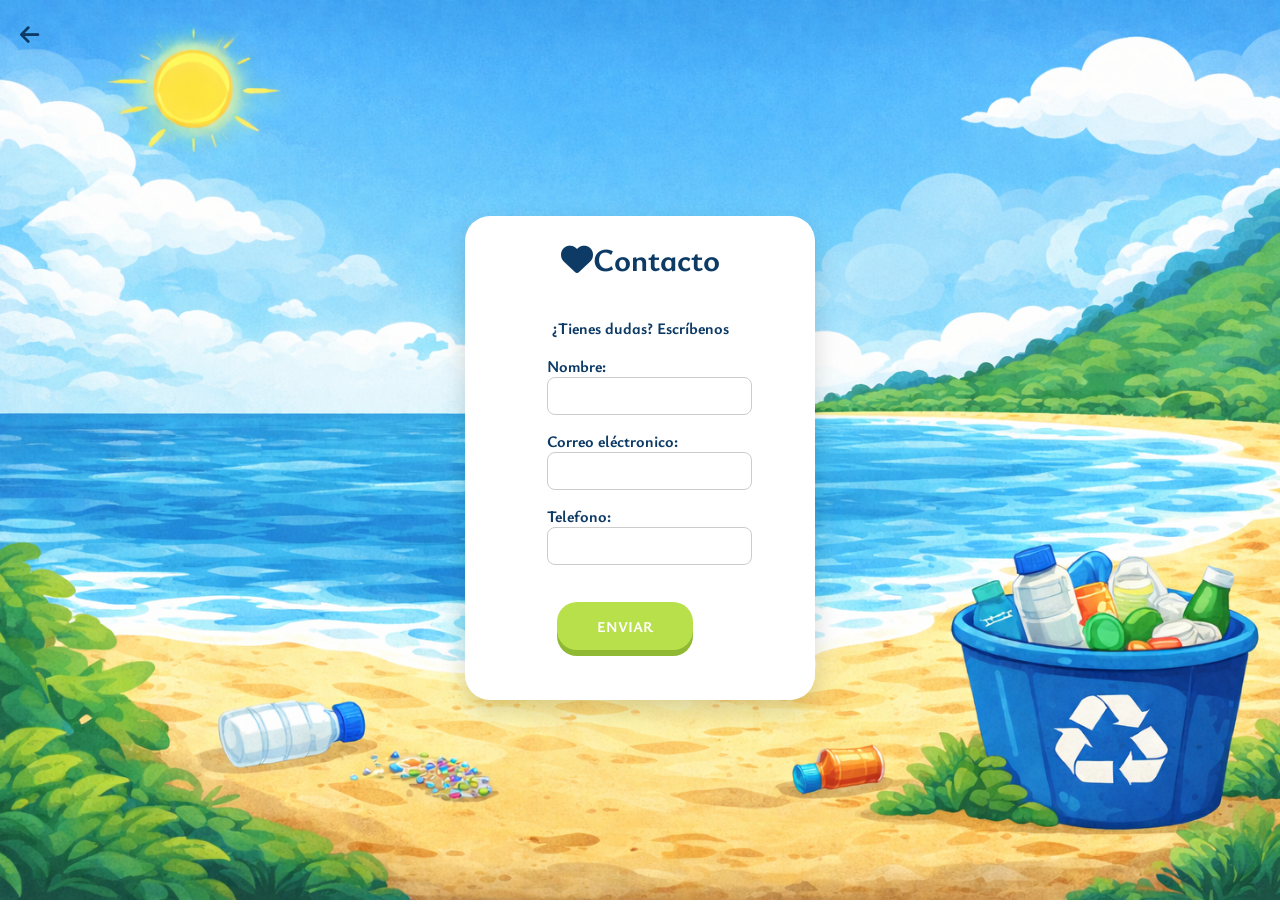
<file: contacto.html>
<!DOCTYPE html>
<html lang="en">
<head>
    <meta charset="UTF-8">
    <meta name="viewport" content="width=device-width, initial-scale=1.0">
  
    <title>Ocean Conectors</title>
    <link rel="preconnect" href="https://fonts.googleapis.com">
    <link rel="preconnect" href="https://fonts.gstatic.com" crossorigin>
    <link href="https://fonts.googleapis.com/css2?family=Ysabeau+Infant:ital,wght@0,1..1000;1,1..1000&display=swap" rel="stylesheet">
   <link rel="stylesheet" href="https://cdnjs.cloudflare.com/ajax/libs/font-awesome/6.5.1/css/all.min.css">
    <link rel="stylesheet" href="styles.css">
  </head>
   <body>

<div class="contenedor">
 <a href="index.html" class="volver"><i class="fa-solid fa-arrow-left"></i>
</a>
<h1><i class="fa-solid fa-heart"></i>Contacto</h1>
<p class="subtitulo">¿Tienes dudas? Escríbenos</p>
<form action="/action_page.php">
    
  <label for="nombrec">Nombre:</label><br>
  <input type="text" id="nombrec" name="nombrec"><br>
  <label for="correo">Correo eléctronico:</label><br>
  <input type="text" id="correo" name="correo"><br>
  <label for="telefono">Telefono:</label><br>
  <input type="tel" id="telefono" name="telefono"><br><br>
   <a href="" class="btn" style="margin-bottom:50px;margin-left:10px;">ENVIAR</a>
   </form>
  </div>
</body>
</html>
</file>
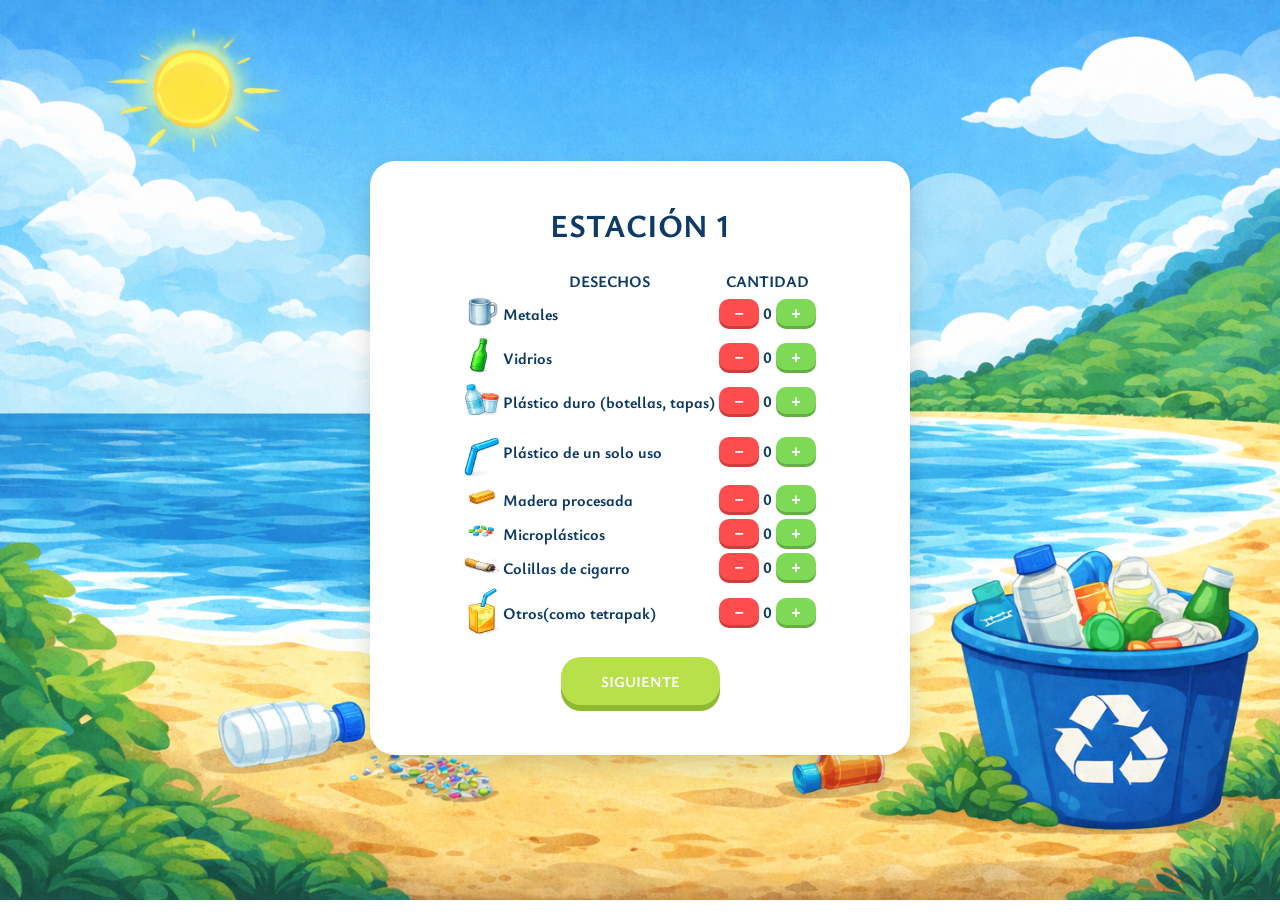
<file: formulario.html>
<!DOCTYPE html>
<html lang="es">
<head>
    <meta charset="UTF-8">
    <title>Estación 1</title>

    <!-- Google Font -->
    <link rel="preconnect" href="https://fonts.googleapis.com">
    <link rel="preconnect" href="https://fonts.gstatic.com" crossorigin>
    <link href="https://fonts.googleapis.com/css2?family=Ysabeau+Infant:wght@400;700;900&display=swap" rel="stylesheet">

    
    <link rel="stylesheet" href="styles.css">
</head>
<body>

<div class="contenedor" style="width: 500px;padding:20px">

    <h1>ESTACIÓN 1</h1>

    <table>
        
        <thead>
            <tr>
                <th></th>
                <th>DESECHOS</th>
                <th>CANTIDAD</th>
            </tr>
        </thead>

        <tbody>
            <tr>
                <td class="icono">
    <img src="materiales/metal.png" alt="Metal">
                </td>
                <td>Metales</td>
                <td class="cantidad">
                    <button class="menos">−</button>
                    <span>0</span>
                    <button class="mas">+</button>
                </td>
            </tr>

            <tr>
                <td class="icono">
    <img src="materiales/vid.png" alt="Vidrio">
                </td>
                <td>Vidrios</td>
                <td class="cantidad">
                    <button class="menos">−</button>
                    <span>0</span>
                    <button class="mas">+</button>
                </td>
            </tr>

            <tr>
                <td class="icono">
    <img src="materiales/plasticoduro.png" alt="Plástico">
                </td>
                <td>Plástico duro (botellas, tapas)</td>
                <td class="cantidad">
                    <button class="menos">−</button>
                    <span>0</span>
                    <button class="mas">+</button>
                </td>
            </tr>

            <tr>
                <td class="icono">
    <img src="materiales/plastico1uso.png" alt="Plástico de un solo uso">
                </td>
                <td>Plástico de un solo uso</td>
                <td class="cantidad">
                    <button class="menos">−</button>
                    <span>0</span>
                    <button class="mas">+</button>
                </td>
            </tr>

            <tr>
                <td class="icono">
    <img src="materiales/mad.png" alt="Madera">
                </td>
                <td>Madera procesada</td>
                <td class="cantidad">
                    <button class="menos">−</button>
                    <span>0</span>
                    <button class="mas">+</button>
                </td>
            </tr>

            <tr>
                <td class="icono">
    <img src="materiales/microplasticos.png" alt="Microplásticos">
                </td>
                <td>Microplásticos</td>
                <td class="cantidad">
                    <button class="menos">−</button>
                    <span>0</span>
                    <button class="mas">+</button>
                </td>
            </tr>

            <tr>
                <td class="icono">
    <img src="materiales/cigarro.png" alt="Colillas de cigarro">
                </td>
                <td>Colillas de cigarro</td>
                <td class="cantidad">
                    <button class="menos">−</button>
                    <span>0</span>
                    <button class="mas">+</button>
                </td>
            </tr>
            <tr>
                <td class="icono">
    <img src="materiales/tetra.png" alt="Otros">
                </td>
                <td>Otros(como tetrapak)</td>
                <td class="cantidad">
                    <button class="menos">−</button>
                    <span>0</span>
                    <button class="mas">+</button>
                </td>
            </tr>
        </tbody>
    </table>

    <a href="index.html" class="btn" style="margin-bottom:30px;margin-top:15px"> SIGUIENTE </a>

</div>

</body>
</html>
</file>
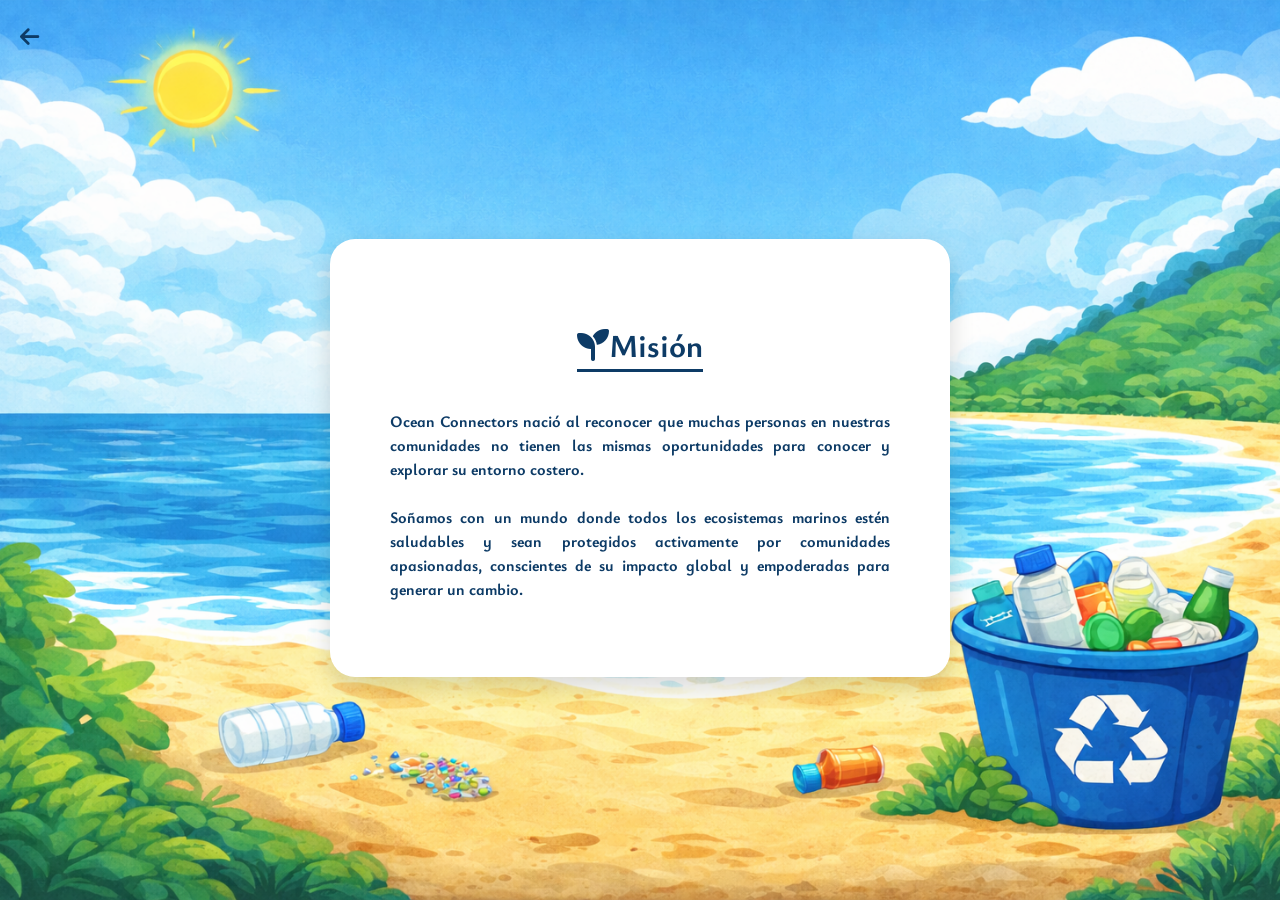
<file: mision.html>
<!DOCTYPE html>
<html lang="en">
<head>
    <meta charset="UTF-8">
    <meta name="viewport" content="width=device-width, initial-scale=1.0">
    <title>Mision</title>
    <link rel="preconnect" href="https://fonts.googleapis.com">
    <link rel="preconnect" href="https://fonts.gstatic.com" crossorigin>
    <link href="https://fonts.googleapis.com/css2?family=Ysabeau+Infant:ital@0;1&family=Ysabeau:ital,wght@0,1..1000;1,1..1000&display=swap" rel="stylesheet">
    <link rel="stylesheet" href="https://cdnjs.cloudflare.com/ajax/libs/font-awesome/6.5.1/css/all.min.css">
    <link rel="stylesheet" href="styles.css">
<style>
h1 {
  border-bottom: 3px solid #0D3B66;
  display: inline-block;
}
.contenedor{
    width:500px; 
    justify-content: center; 
    padding:60px; 
    text-align: justify;
    line-height: 1.5;
}
</style>
</head>
<body>
    <div class="contenedor">
    <a href="index.html" class="volver"><i class="fa-solid fa-arrow-left"></i>
</a>
    <h1><i class="fa-solid fa-seedling"></i>Misión</h1>
    <p>Ocean Connectors nació al reconocer que muchas personas en nuestras 
    comunidades no tienen las mismas oportunidades para conocer y explorar su 
    entorno costero.<br><br>Soñamos con un mundo donde todos los ecosistemas marinos 
    estén saludables y sean protegidos activamente por comunidades apasionadas, 
    conscientes de su impacto global y empoderadas para generar un cambio.</p>
    </div>
    
</body>
</html>
</file>
<file: styles.css>
.btn{
    display: inline-block; 
    background-color: #B8E04A; 
    color: white;   
    font-weight: 30; 
    padding: 14px 40px;
    border-radius: 20px; 
    text-decoration: none; 
    box-shadow: 0 6px 0 #8fb932; 
    transition: all 0.2s ease;
    font-family: "Ysabeau Infant", sans-serif;
    font-weight: 700;
    font-style: normal;
    font-size: 15px;     
}
.btn:hover {
    transform: translateY(-3px);
    box-shadow: 0 9px 0 #8fb932;
}
.btn:active {
    transform: translateY(4px);
    box-shadow: 0 2px 0 #8fb932;
}
body{
    background-image: url(imagenes/fondoapp.png);
    background-position: center center;
    background-repeat: no-repeat;
    background-size: cover;
    background-attachment: fixed;
    justify-content: center;
    display: flex;
    align-items: center;
    height: 100vh;
}
.contenedor{
    display: flex;
    flex-direction: column;
    justify-content: center;
    align-items: center;
    width: 350px;
    height: 500px;
    background-color: white;
    border-radius: 25px;
    font-family: "Ysabeau Infant", sans-serif;
    font-weight: 700;
    font-style: normal; 
    height:auto;
    /*color:rgb(1, 115, 123); color:#4a9b0c; */
    color:#0D3B66;
    box-shadow: 0px 10px 25px rgba(0,0,0,0.15);
}

h1{
     text-align: center;
}

select, input{
    height: 20px;
    width: 200px;
}
.contenedorb{
    padding:20px
}
/* BOTONES + y - */
.cantidad button {
    width: 40px;
    height: 30px;
    border: none;
    border-radius: 10px;
    font-size: 16px;
    font-weight: 700;
    cursor: pointer;
    color: white;
    box-shadow: inset 0 -3px rgba(0,0,0,0.2);
}

.cantidad .menos {
    background-color: #ff4d4d; /* rojo */
}

.cantidad .mas {
    background-color: #7ed957; /* verde */
}

.cantidad button:hover {
    filter: brightness(1.1);
}

.cantidad button:active {
    transform: scale(0.95);
}
.icono img {
  width: 35px;
  height: auto;
}
input, select{
    width: 100%;
    padding: 8px;
    border-radius: 8px;
    border: 1px solid #ccc;
    margin-bottom: 15px;
}

input:focus, select:focus{
    outline: none;
    border: 1px solid #0D3B66;
    box-shadow: 0px 0px 5px rgba(13, 59, 102, 0.3);
}
label i{
    margin-right: 8px;
    color: #B8E04A; /* verde mar suave */
    font-size: 18px;
}
label:nth-child(odd) i{
    /*color:#2A9D8F;*/
    color: #B8E04A;
}

label:nth-child(even) i{
    color:#F4A261;
}
.volver{
    position: absolute;
    top: 20px;
    left: 20px;
    font-size: 22px;
    color: #0D3B66;
    text-decoration: none;
    transition: 0.3s;
}

.volver:hover{
    color: #2A9D8F;
    transform: translateX(-3px);
}
</file>
